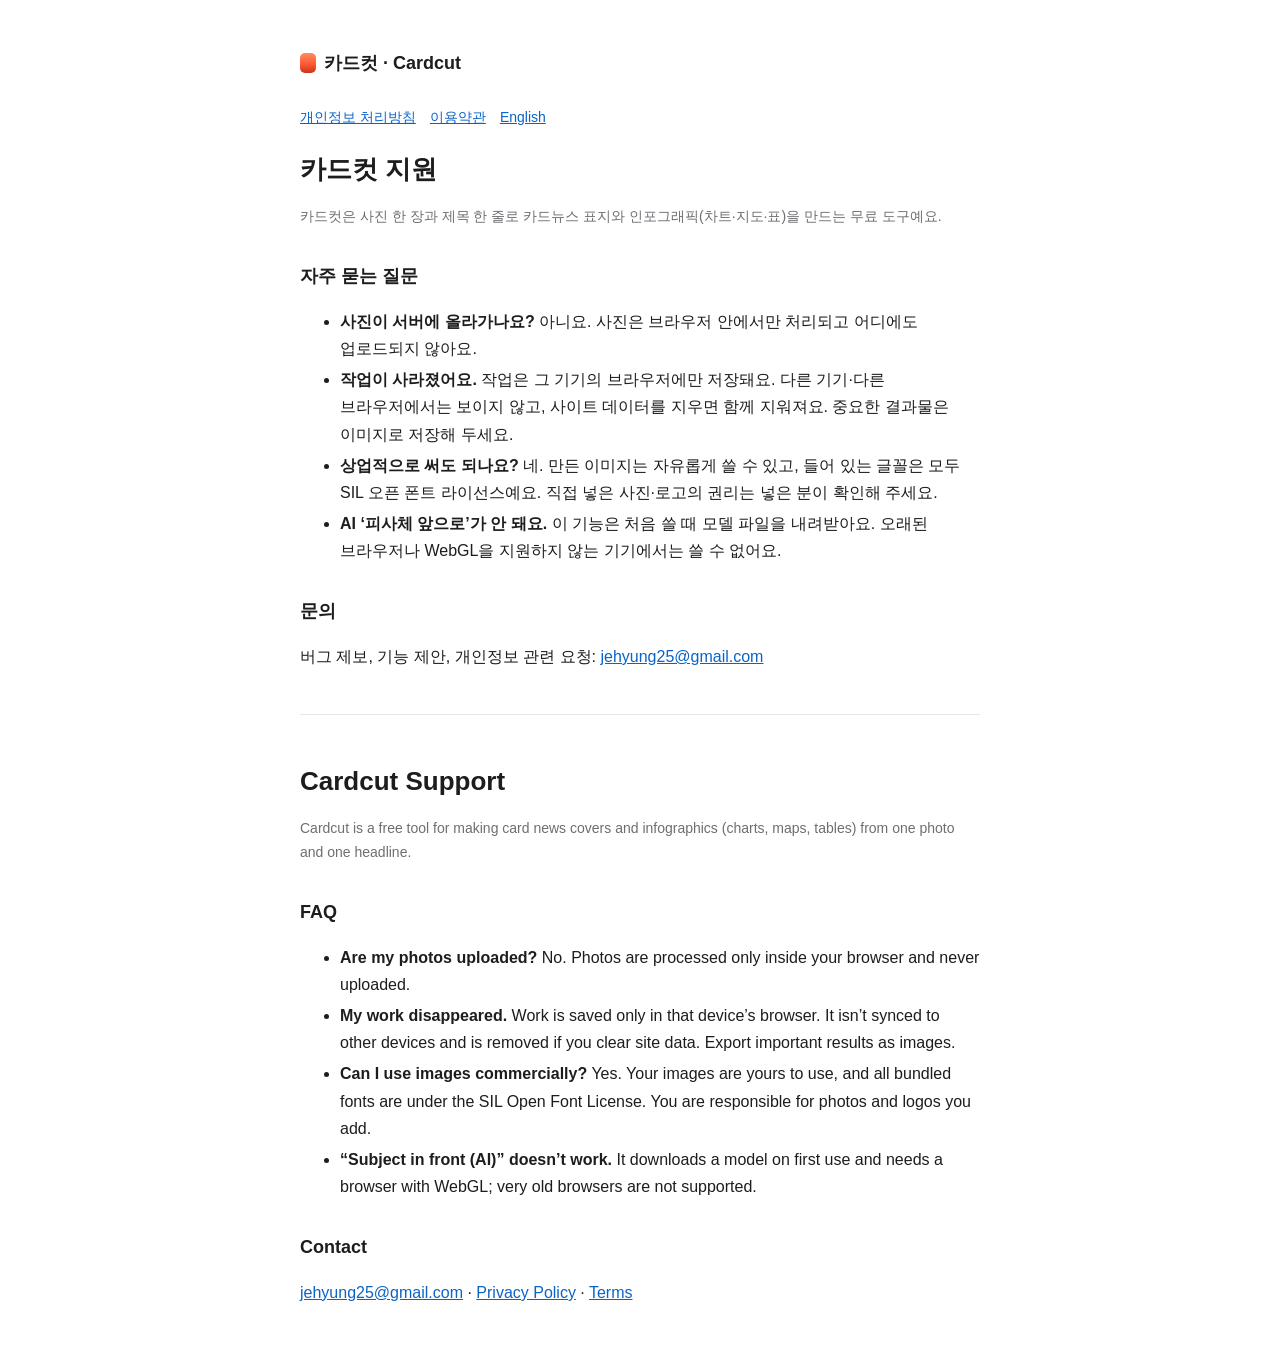
<file: index.html>
<!DOCTYPE html>
<html lang="ko">
<head>
<meta charset="utf-8">
<meta name="viewport" content="width=device-width, initial-scale=1">
<title>카드컷 지원 — Cardcut Support</title>
<meta name="description" content="카드컷(카드뉴스 제목·인포그래픽 메이커) 지원 페이지: 자주 묻는 질문, 문의, 개인정보 처리방침.">
<link rel="stylesheet" href="style.css">
</head>
<body>
<div class="logo"><i></i>카드컷 · Cardcut</div>
<nav><a href="privacy.html">개인정보 처리방침</a><a href="terms.html">이용약관</a><a href="#en">English</a></nav>

<h1>카드컷 지원</h1>
<p class="muted">카드컷은 사진 한 장과 제목 한 줄로 카드뉴스 표지와 인포그래픽(차트·지도·표)을 만드는 무료 도구예요.</p>

<h2>자주 묻는 질문</h2>
<ul>
<li><b>사진이 서버에 올라가나요?</b> 아니요. 사진은 브라우저 안에서만 처리되고 어디에도 업로드되지 않아요.</li>
<li><b>작업이 사라졌어요.</b> 작업은 그 기기의 브라우저에만 저장돼요. 다른 기기·다른 브라우저에서는 보이지 않고, 사이트 데이터를 지우면 함께 지워져요. 중요한 결과물은 이미지로 저장해 두세요.</li>
<li><b>상업적으로 써도 되나요?</b> 네. 만든 이미지는 자유롭게 쓸 수 있고, 들어 있는 글꼴은 모두 SIL 오픈 폰트 라이선스예요. 직접 넣은 사진·로고의 권리는 넣은 분이 확인해 주세요.</li>
<li><b>AI ‘피사체 앞으로’가 안 돼요.</b> 이 기능은 처음 쓸 때 모델 파일을 내려받아요. 오래된 브라우저나 WebGL을 지원하지 않는 기기에서는 쓸 수 없어요.</li>
</ul>

<h2>문의</h2>
<p>버그 제보, 기능 제안, 개인정보 관련 요청: <a href="mailto:jehyung25@gmail.com">jehyung25@gmail.com</a></p>

<hr>
<h1 id="en" lang="en">Cardcut Support</h1>
<div lang="en">
<p class="muted">Cardcut is a free tool for making card news covers and infographics (charts, maps, tables) from one photo and one headline.</p>
<h2>FAQ</h2>
<ul>
<li><b>Are my photos uploaded?</b> No. Photos are processed only inside your browser and never uploaded.</li>
<li><b>My work disappeared.</b> Work is saved only in that device’s browser. It isn’t synced to other devices and is removed if you clear site data. Export important results as images.</li>
<li><b>Can I use images commercially?</b> Yes. Your images are yours to use, and all bundled fonts are under the SIL Open Font License. You are responsible for photos and logos you add.</li>
<li><b>“Subject in front (AI)” doesn’t work.</b> It downloads a model on first use and needs a browser with WebGL; very old browsers are not supported.</li>
</ul>
<h2>Contact</h2>
<p><a href="mailto:jehyung25@gmail.com">jehyung25@gmail.com</a> · <a href="privacy.html#en">Privacy Policy</a> · <a href="terms.html#en">Terms</a></p>
</div>
</body>
</html>
</file>
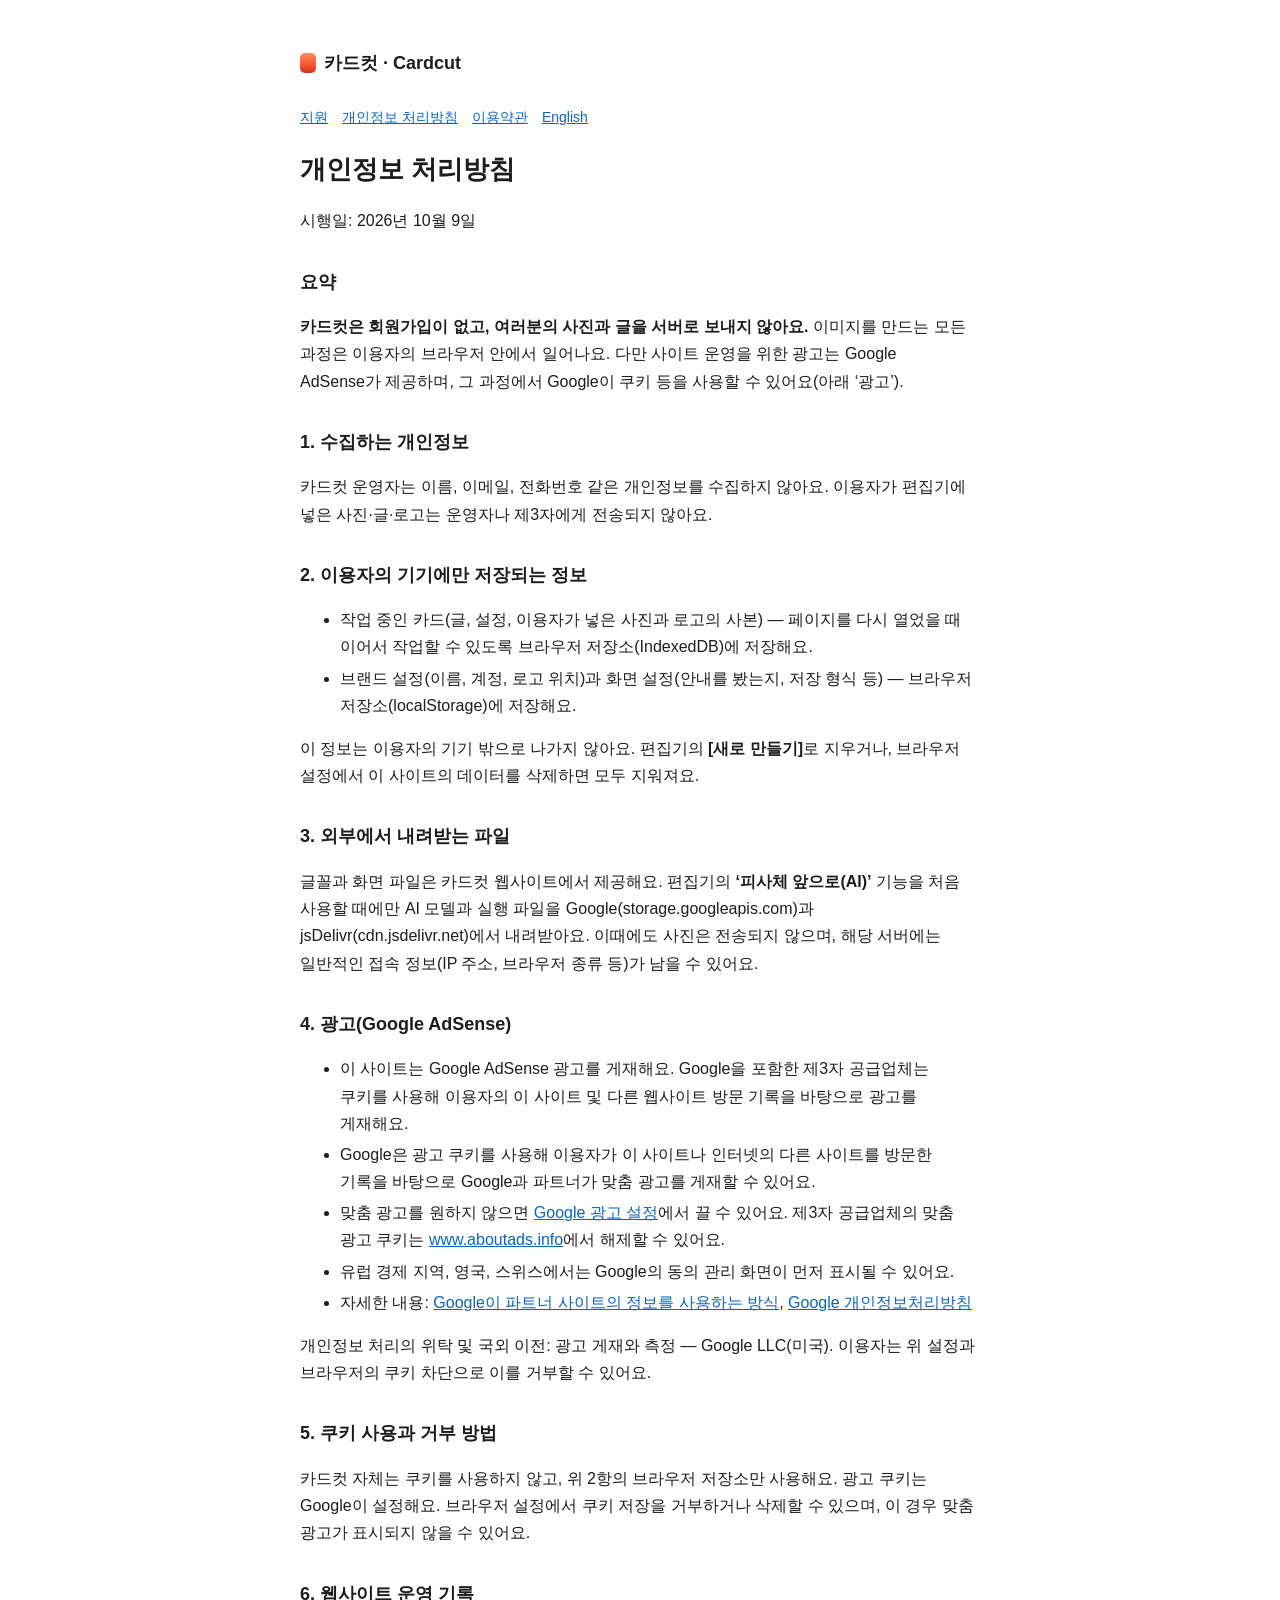
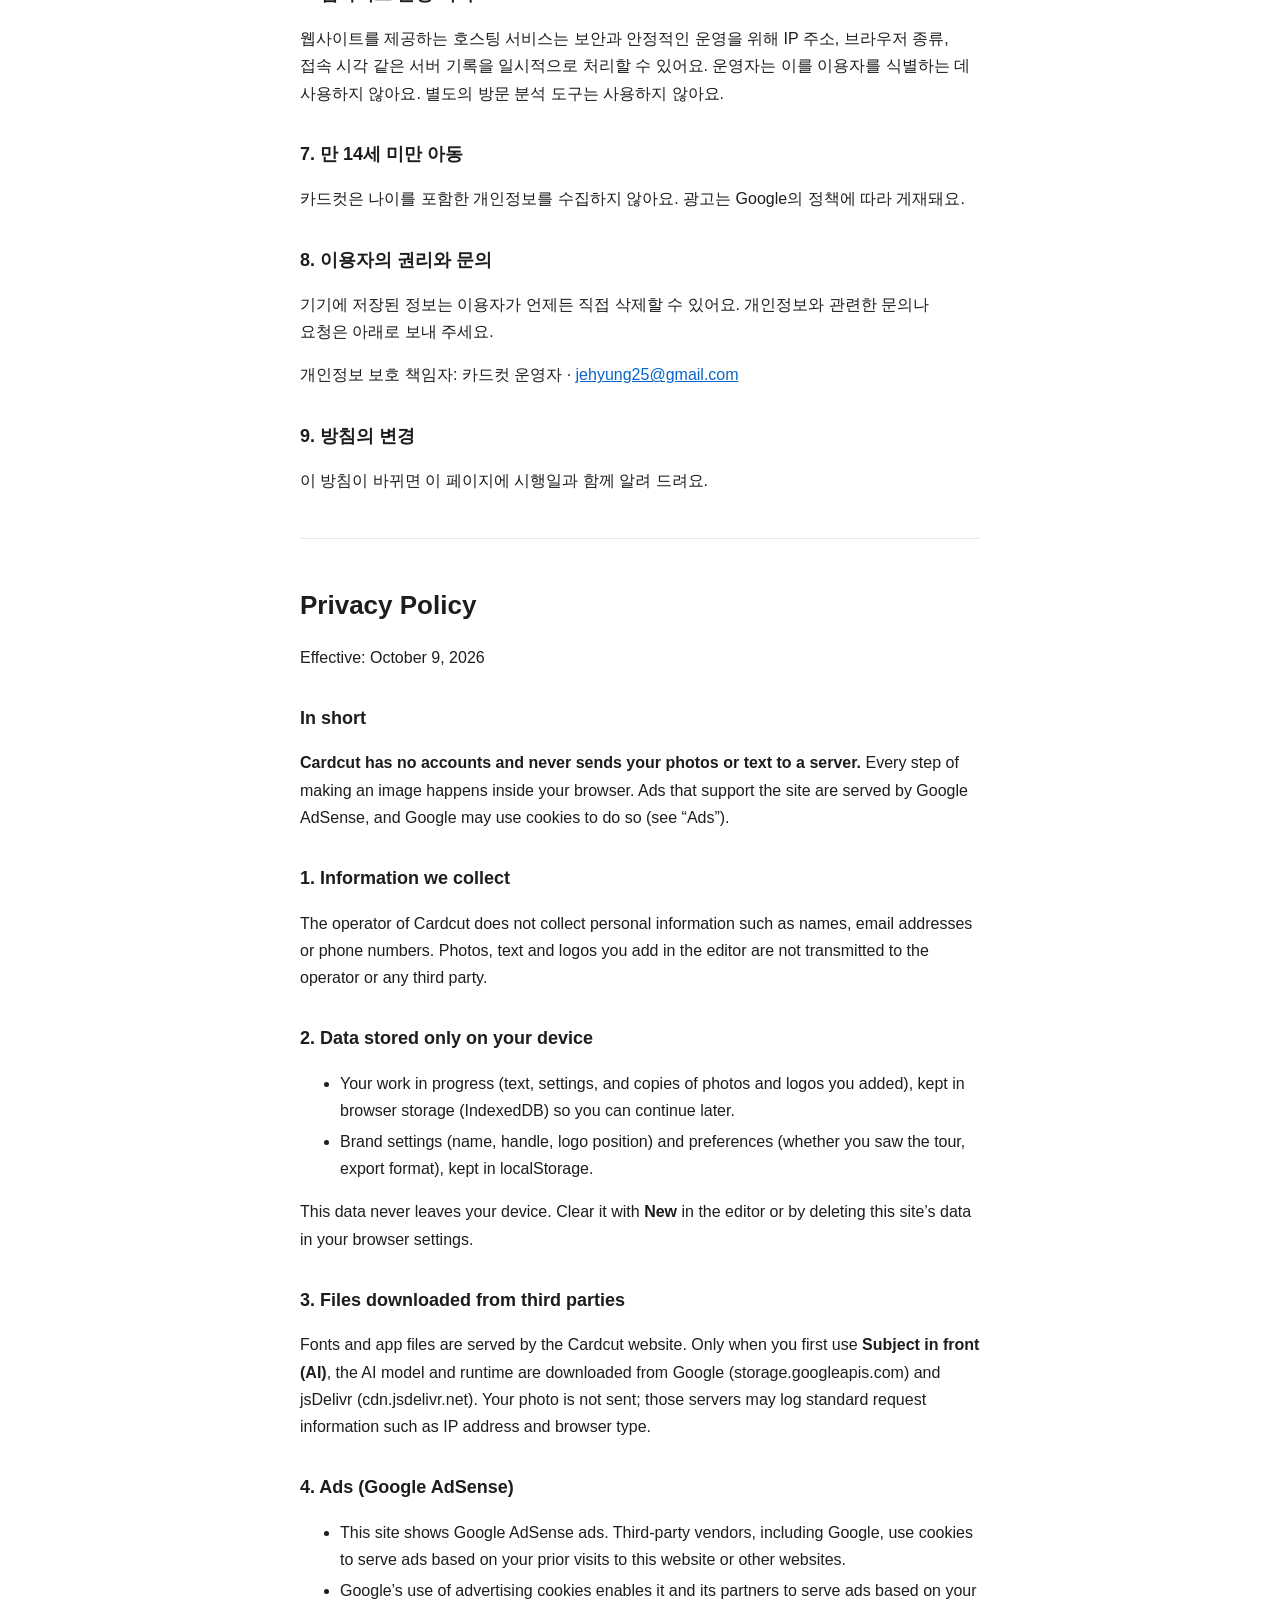
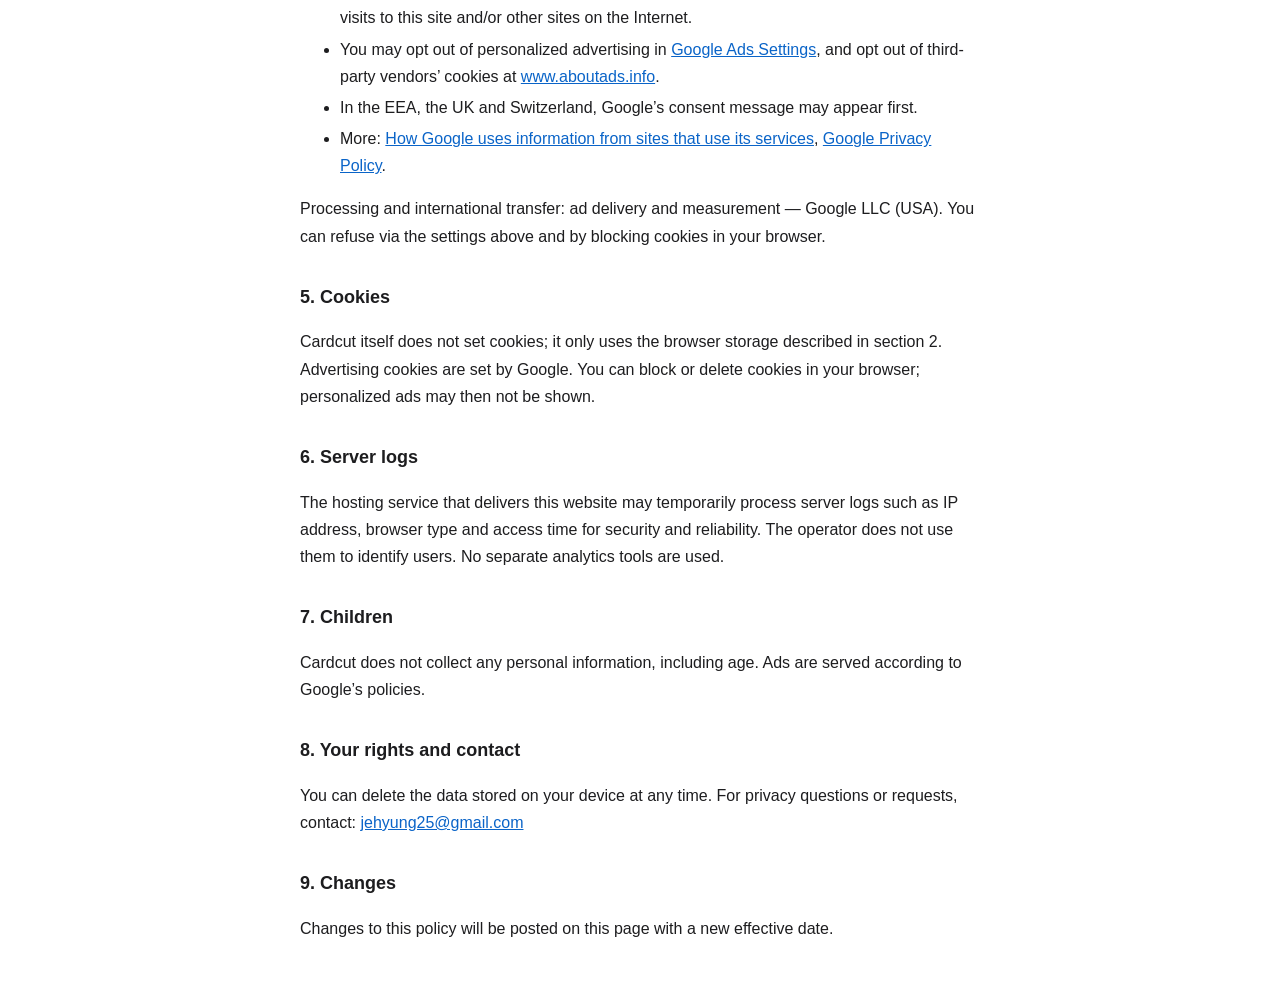
<file: privacy.html>
<!DOCTYPE html>
<html lang="ko">
<head>
<meta charset="utf-8">
<meta name="viewport" content="width=device-width, initial-scale=1">
<title>카드컷 개인정보 처리방침 — Cardcut Privacy Policy</title>
<link rel="stylesheet" href="style.css">
</head>
<body>
<div class="logo"><i></i>카드컷 · Cardcut</div>
<nav><a href="index.html">지원</a><a href="privacy.html">개인정보 처리방침</a><a href="terms.html">이용약관</a><a href="#en">English</a></nav>
<h1>개인정보 처리방침</h1><p class="meta">시행일: 2026년 10월 9일</p><h2>요약</h2><p><strong>카드컷은 회원가입이 없고, 여러분의 사진과 글을 서버로 보내지 않아요.</strong> 이미지를 만드는 모든 과정은 이용자의 브라우저 안에서 일어나요. 다만 사이트 운영을 위한 광고는 Google AdSense가 제공하며, 그 과정에서 Google이 쿠키 등을 사용할 수 있어요(아래 ‘광고’).</p><h2>1. 수집하는 개인정보</h2><p>카드컷 운영자는 이름, 이메일, 전화번호 같은 개인정보를 수집하지 않아요. 이용자가 편집기에 넣은 사진·글·로고는 운영자나 제3자에게 전송되지 않아요.</p><h2>2. 이용자의 기기에만 저장되는 정보</h2><ul><li>작업 중인 카드(글, 설정, 이용자가 넣은 사진과 로고의 사본) — 페이지를 다시 열었을 때 이어서 작업할 수 있도록 브라우저 저장소(IndexedDB)에 저장해요.</li><li>브랜드 설정(이름, 계정, 로고 위치)과 화면 설정(안내를 봤는지, 저장 형식 등) — 브라우저 저장소(localStorage)에 저장해요.</li></ul><p>이 정보는 이용자의 기기 밖으로 나가지 않아요. 편집기의 <strong>[새로 만들기]</strong>로 지우거나, 브라우저 설정에서 이 사이트의 데이터를 삭제하면 모두 지워져요.</p><h2>3. 외부에서 내려받는 파일</h2><p>글꼴과 화면 파일은 카드컷 웹사이트에서 제공해요. 편집기의 <strong>‘피사체 앞으로(AI)’</strong> 기능을 처음 사용할 때에만 AI 모델과 실행 파일을 Google(storage.googleapis.com)과 jsDelivr(cdn.jsdelivr.net)에서 내려받아요. 이때에도 사진은 전송되지 않으며, 해당 서버에는 일반적인 접속 정보(IP 주소, 브라우저 종류 등)가 남을 수 있어요.</p><h2>4. 광고(Google AdSense)</h2><ul><li>이 사이트는 Google AdSense 광고를 게재해요. Google을 포함한 제3자 공급업체는 쿠키를 사용해 이용자의 이 사이트 및 다른 웹사이트 방문 기록을 바탕으로 광고를 게재해요.</li><li>Google은 광고 쿠키를 사용해 이용자가 이 사이트나 인터넷의 다른 사이트를 방문한 기록을 바탕으로 Google과 파트너가 맞춤 광고를 게재할 수 있어요.</li><li>맞춤 광고를 원하지 않으면 <a href="https://adssettings.google.com" rel="noopener">Google 광고 설정</a>에서 끌 수 있어요. 제3자 공급업체의 맞춤 광고 쿠키는 <a href="https://www.aboutads.info/choices/" rel="noopener">www.aboutads.info</a>에서 해제할 수 있어요.</li><li>유럽 경제 지역, 영국, 스위스에서는 Google의 동의 관리 화면이 먼저 표시될 수 있어요.</li><li>자세한 내용: <a href="https://policies.google.com/technologies/partner-sites?hl=ko" rel="noopener">Google이 파트너 사이트의 정보를 사용하는 방식</a>, <a href="https://policies.google.com/privacy?hl=ko" rel="noopener">Google 개인정보처리방침</a></li></ul><p>개인정보 처리의 위탁 및 국외 이전: 광고 게재와 측정 — Google LLC(미국). 이용자는 위 설정과 브라우저의 쿠키 차단으로 이를 거부할 수 있어요.</p><h2>5. 쿠키 사용과 거부 방법</h2><p>카드컷 자체는 쿠키를 사용하지 않고, 위 2항의 브라우저 저장소만 사용해요. 광고 쿠키는 Google이 설정해요. 브라우저 설정에서 쿠키 저장을 거부하거나 삭제할 수 있으며, 이 경우 맞춤 광고가 표시되지 않을 수 있어요.</p><h2>6. 웹사이트 운영 기록</h2><p>웹사이트를 제공하는 호스팅 서비스는 보안과 안정적인 운영을 위해 IP 주소, 브라우저 종류, 접속 시각 같은 서버 기록을 일시적으로 처리할 수 있어요. 운영자는 이를 이용자를 식별하는 데 사용하지 않아요. 별도의 방문 분석 도구는 사용하지 않아요.</p><h2>7. 만 14세 미만 아동</h2><p>카드컷은 나이를 포함한 개인정보를 수집하지 않아요. 광고는 Google의 정책에 따라 게재돼요.</p><h2>8. 이용자의 권리와 문의</h2><p>기기에 저장된 정보는 이용자가 언제든 직접 삭제할 수 있어요. 개인정보와 관련한 문의나 요청은 아래로 보내 주세요.</p><p>개인정보 보호 책임자: 카드컷 운영자 · <a href="mailto:jehyung25@gmail.com">jehyung25@gmail.com</a></p><h2>9. 방침의 변경</h2><p>이 방침이 바뀌면 이 페이지에 시행일과 함께 알려 드려요.</p>
<hr>
<div id="en" lang="en">
<h1>Privacy Policy</h1><p class="meta">Effective: October 9, 2026</p><h2>In short</h2><p><strong>Cardcut has no accounts and never sends your photos or text to a server.</strong> Every step of making an image happens inside your browser. Ads that support the site are served by Google AdSense, and Google may use cookies to do so (see “Ads”).</p><h2>1. Information we collect</h2><p>The operator of Cardcut does not collect personal information such as names, email addresses or phone numbers. Photos, text and logos you add in the editor are not transmitted to the operator or any third party.</p><h2>2. Data stored only on your device</h2><ul><li>Your work in progress (text, settings, and copies of photos and logos you added), kept in browser storage (IndexedDB) so you can continue later.</li><li>Brand settings (name, handle, logo position) and preferences (whether you saw the tour, export format), kept in localStorage.</li></ul><p>This data never leaves your device. Clear it with <strong>New</strong> in the editor or by deleting this site’s data in your browser settings.</p><h2>3. Files downloaded from third parties</h2><p>Fonts and app files are served by the Cardcut website. Only when you first use <strong>Subject in front (AI)</strong>, the AI model and runtime are downloaded from Google (storage.googleapis.com) and jsDelivr (cdn.jsdelivr.net). Your photo is not sent; those servers may log standard request information such as IP address and browser type.</p><h2>4. Ads (Google AdSense)</h2><ul><li>This site shows Google AdSense ads. Third-party vendors, including Google, use cookies to serve ads based on your prior visits to this website or other websites.</li><li>Google’s use of advertising cookies enables it and its partners to serve ads based on your visits to this site and/or other sites on the Internet.</li><li>You may opt out of personalized advertising in <a href="https://adssettings.google.com" rel="noopener">Google Ads Settings</a>, and opt out of third-party vendors’ cookies at <a href="https://www.aboutads.info/choices/" rel="noopener">www.aboutads.info</a>.</li><li>In the EEA, the UK and Switzerland, Google’s consent message may appear first.</li><li>More: <a href="https://policies.google.com/technologies/partner-sites" rel="noopener">How Google uses information from sites that use its services</a>, <a href="https://policies.google.com/privacy" rel="noopener">Google Privacy Policy</a>.</li></ul><p>Processing and international transfer: ad delivery and measurement — Google LLC (USA). You can refuse via the settings above and by blocking cookies in your browser.</p><h2>5. Cookies</h2><p>Cardcut itself does not set cookies; it only uses the browser storage described in section 2. Advertising cookies are set by Google. You can block or delete cookies in your browser; personalized ads may then not be shown.</p><h2>6. Server logs</h2><p>The hosting service that delivers this website may temporarily process server logs such as IP address, browser type and access time for security and reliability. The operator does not use them to identify users. No separate analytics tools are used.</p><h2>7. Children</h2><p>Cardcut does not collect any personal information, including age. Ads are served according to Google’s policies.</p><h2>8. Your rights and contact</h2><p>You can delete the data stored on your device at any time. For privacy questions or requests, contact: <a href="mailto:jehyung25@gmail.com">jehyung25@gmail.com</a></p><h2>9. Changes</h2><p>Changes to this policy will be posted on this page with a new effective date.</p>
</div>
</body>
</html>
</file>
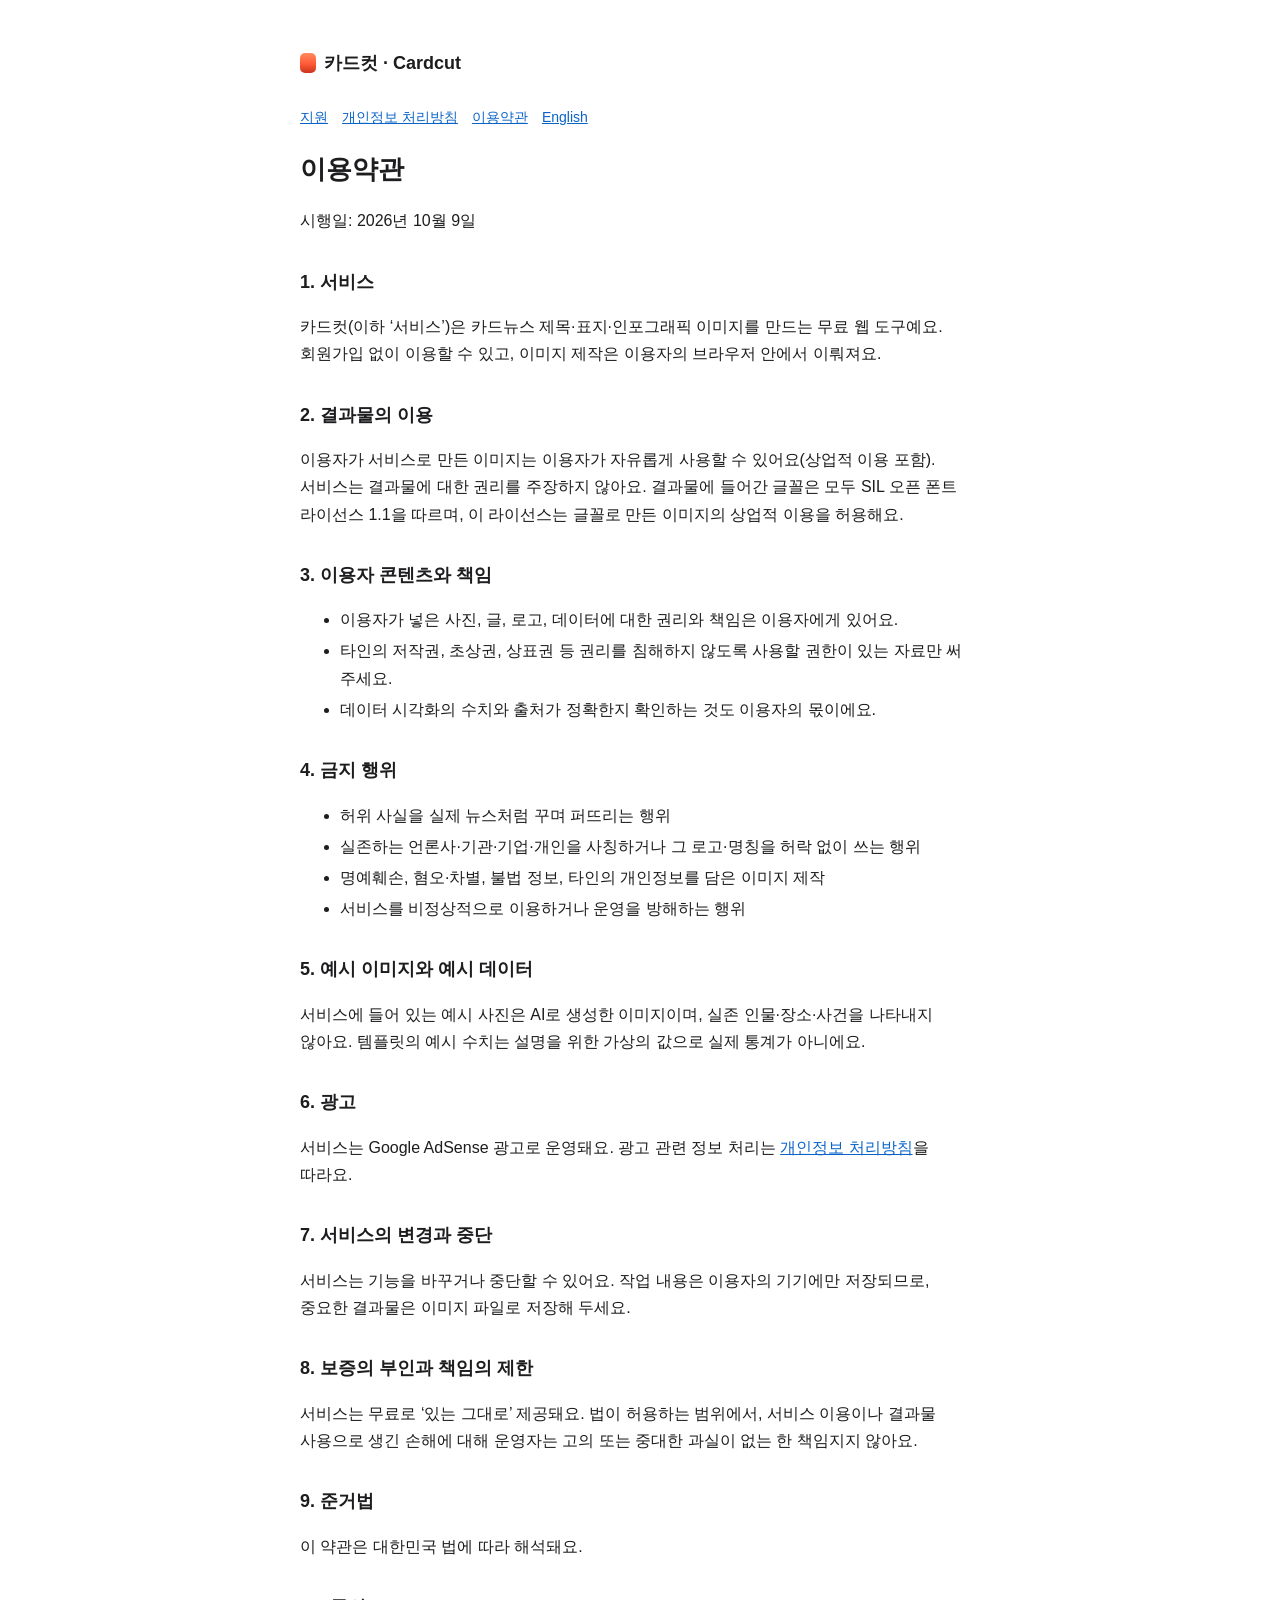
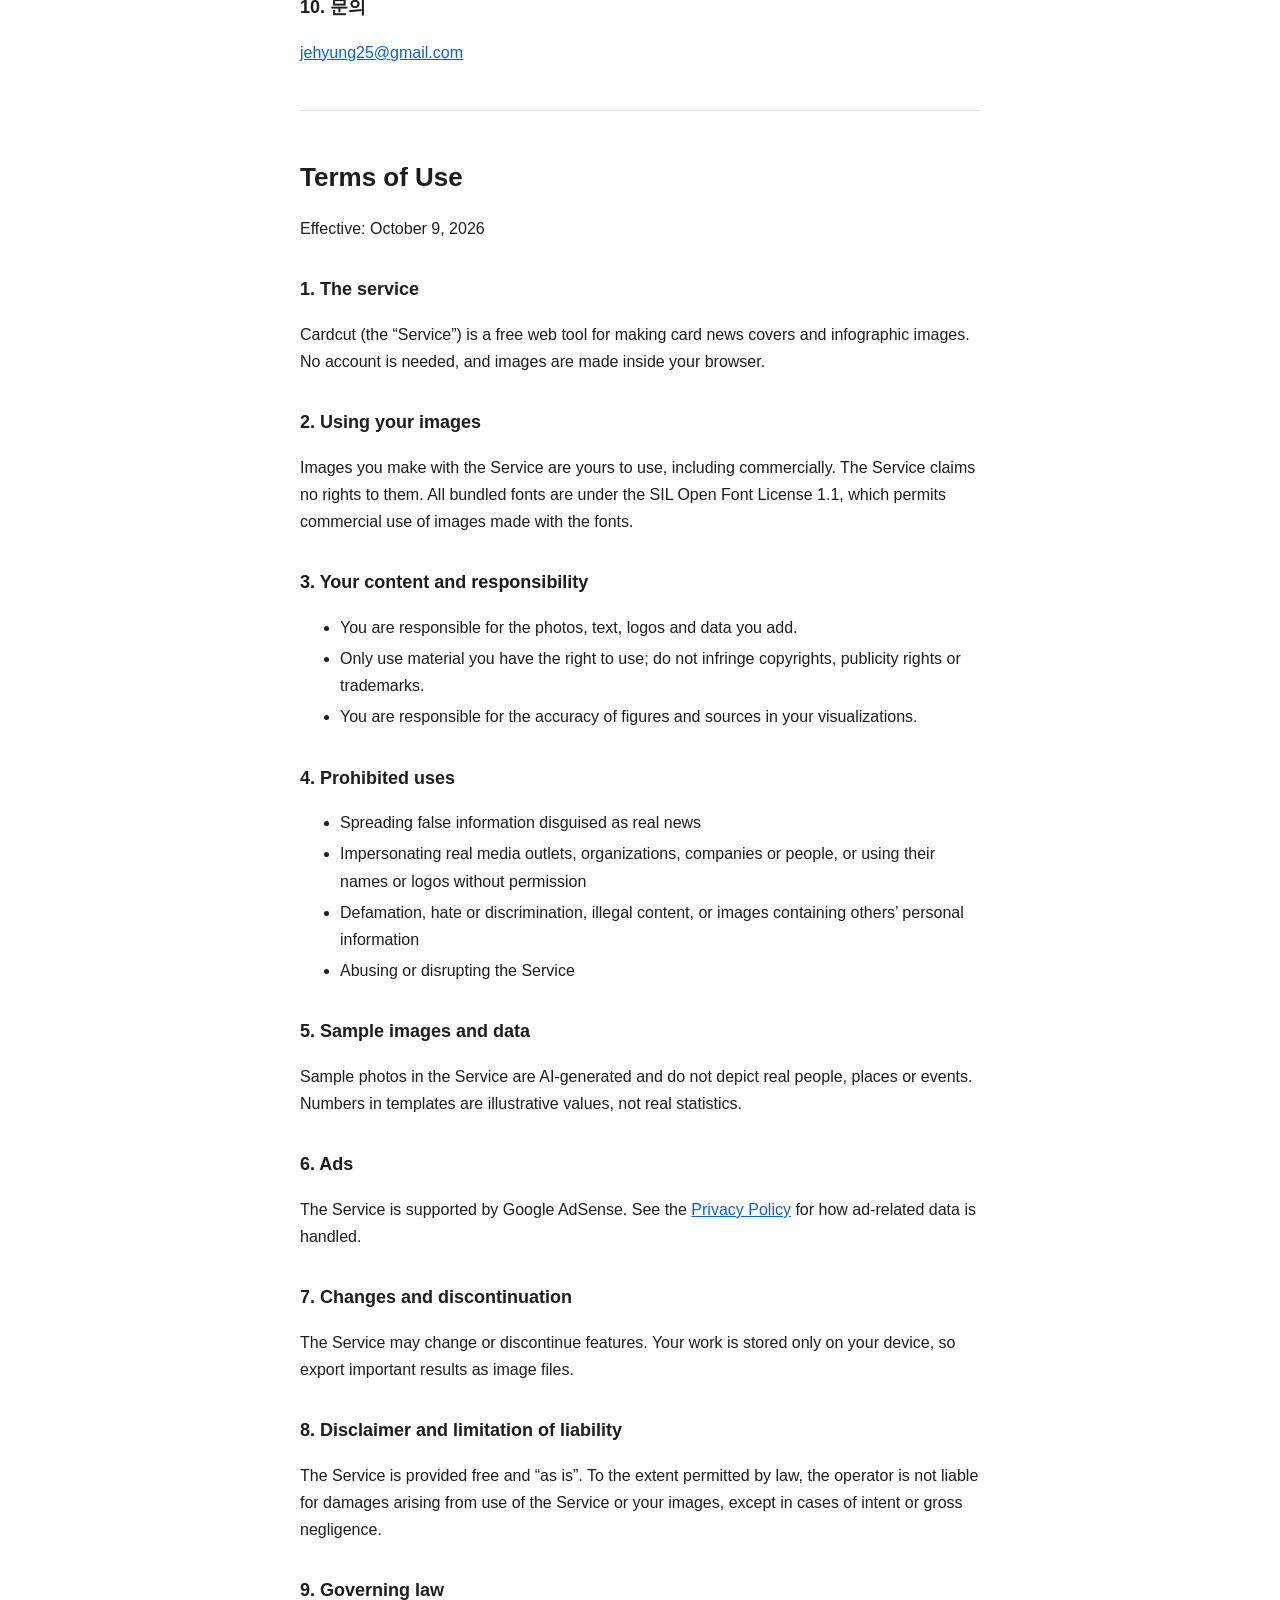
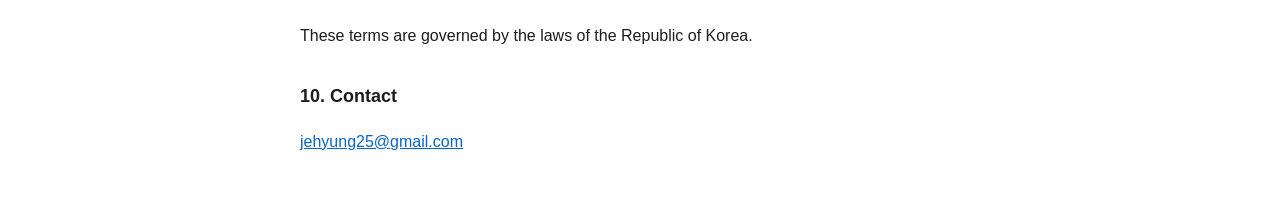
<file: terms.html>
<!DOCTYPE html>
<html lang="ko">
<head>
<meta charset="utf-8">
<meta name="viewport" content="width=device-width, initial-scale=1">
<title>카드컷 이용약관 — Cardcut Terms of Use</title>
<link rel="stylesheet" href="style.css">
</head>
<body>
<div class="logo"><i></i>카드컷 · Cardcut</div>
<nav><a href="index.html">지원</a><a href="privacy.html">개인정보 처리방침</a><a href="terms.html">이용약관</a><a href="#en">English</a></nav>
<h1>이용약관</h1><p class="meta">시행일: 2026년 10월 9일</p><h2>1. 서비스</h2><p>카드컷(이하 ‘서비스’)은 카드뉴스 제목·표지·인포그래픽 이미지를 만드는 무료 웹 도구예요. 회원가입 없이 이용할 수 있고, 이미지 제작은 이용자의 브라우저 안에서 이뤄져요.</p><h2>2. 결과물의 이용</h2><p>이용자가 서비스로 만든 이미지는 이용자가 자유롭게 사용할 수 있어요(상업적 이용 포함). 서비스는 결과물에 대한 권리를 주장하지 않아요. 결과물에 들어간 글꼴은 모두 SIL 오픈 폰트 라이선스 1.1을 따르며, 이 라이선스는 글꼴로 만든 이미지의 상업적 이용을 허용해요.</p><h2>3. 이용자 콘텐츠와 책임</h2><ul><li>이용자가 넣은 사진, 글, 로고, 데이터에 대한 권리와 책임은 이용자에게 있어요.</li><li>타인의 저작권, 초상권, 상표권 등 권리를 침해하지 않도록 사용할 권한이 있는 자료만 써 주세요.</li><li>데이터 시각화의 수치와 출처가 정확한지 확인하는 것도 이용자의 몫이에요.</li></ul><h2>4. 금지 행위</h2><ul><li>허위 사실을 실제 뉴스처럼 꾸며 퍼뜨리는 행위</li><li>실존하는 언론사·기관·기업·개인을 사칭하거나 그 로고·명칭을 허락 없이 쓰는 행위</li><li>명예훼손, 혐오·차별, 불법 정보, 타인의 개인정보를 담은 이미지 제작</li><li>서비스를 비정상적으로 이용하거나 운영을 방해하는 행위</li></ul><h2>5. 예시 이미지와 예시 데이터</h2><p>서비스에 들어 있는 예시 사진은 AI로 생성한 이미지이며, 실존 인물·장소·사건을 나타내지 않아요. 템플릿의 예시 수치는 설명을 위한 가상의 값으로 실제 통계가 아니에요.</p><h2>6. 광고</h2><p>서비스는 Google AdSense 광고로 운영돼요. 광고 관련 정보 처리는 <a href="privacy.html">개인정보 처리방침</a>을 따라요.</p><h2>7. 서비스의 변경과 중단</h2><p>서비스는 기능을 바꾸거나 중단할 수 있어요. 작업 내용은 이용자의 기기에만 저장되므로, 중요한 결과물은 이미지 파일로 저장해 두세요.</p><h2>8. 보증의 부인과 책임의 제한</h2><p>서비스는 무료로 ‘있는 그대로’ 제공돼요. 법이 허용하는 범위에서, 서비스 이용이나 결과물 사용으로 생긴 손해에 대해 운영자는 고의 또는 중대한 과실이 없는 한 책임지지 않아요.</p><h2>9. 준거법</h2><p>이 약관은 대한민국 법에 따라 해석돼요.</p><h2>10. 문의</h2><p><a href="mailto:jehyung25@gmail.com">jehyung25@gmail.com</a></p>
<hr>
<div id="en" lang="en">
<h1>Terms of Use</h1><p class="meta">Effective: October 9, 2026</p><h2>1. The service</h2><p>Cardcut (the “Service”) is a free web tool for making card news covers and infographic images. No account is needed, and images are made inside your browser.</p><h2>2. Using your images</h2><p>Images you make with the Service are yours to use, including commercially. The Service claims no rights to them. All bundled fonts are under the SIL Open Font License 1.1, which permits commercial use of images made with the fonts.</p><h2>3. Your content and responsibility</h2><ul><li>You are responsible for the photos, text, logos and data you add.</li><li>Only use material you have the right to use; do not infringe copyrights, publicity rights or trademarks.</li><li>You are responsible for the accuracy of figures and sources in your visualizations.</li></ul><h2>4. Prohibited uses</h2><ul><li>Spreading false information disguised as real news</li><li>Impersonating real media outlets, organizations, companies or people, or using their names or logos without permission</li><li>Defamation, hate or discrimination, illegal content, or images containing others’ personal information</li><li>Abusing or disrupting the Service</li></ul><h2>5. Sample images and data</h2><p>Sample photos in the Service are AI-generated and do not depict real people, places or events. Numbers in templates are illustrative values, not real statistics.</p><h2>6. Ads</h2><p>The Service is supported by Google AdSense. See the <a href="privacy.html">Privacy Policy</a> for how ad-related data is handled.</p><h2>7. Changes and discontinuation</h2><p>The Service may change or discontinue features. Your work is stored only on your device, so export important results as image files.</p><h2>8. Disclaimer and limitation of liability</h2><p>The Service is provided free and “as is”. To the extent permitted by law, the operator is not liable for damages arising from use of the Service or your images, except in cases of intent or gross negligence.</p><h2>9. Governing law</h2><p>These terms are governed by the laws of the Republic of Korea.</p><h2>10. Contact</h2><p><a href="mailto:jehyung25@gmail.com">jehyung25@gmail.com</a></p>
</div>
</body>
</html>
</file>
<file: style.css>
:root{--bg:#ffffff;--fg:#1d1d1f;--muted:#6e6e73;--line:#e5e5ea;--link:#0a64c8;--accent:#ff5a36}
@media (prefers-color-scheme: dark){:root{--bg:#0e1116;--fg:#e8e8ed;--muted:#9a9aa3;--line:#2a2f38;--link:#7ab4ff}}
body{background:var(--bg);color:var(--fg);font-family:-apple-system,BlinkMacSystemFont,"Apple SD Gothic Neo","Pretendard",sans-serif;max-width:680px;margin:0 auto;padding:48px 20px;line-height:1.7;word-break:keep-all}
h1{font-size:26px;margin-bottom:4px} h2{font-size:18px;margin-top:32px} .muted{color:var(--muted);font-size:14px}
a{color:var(--link)} hr{border:none;border-top:1px solid var(--line);margin:44px 0} li{margin:4px 0}
.logo{display:inline-flex;align-items:center;gap:8px;font-weight:800;font-size:18px;margin-bottom:24px}
.logo i{width:16px;height:20px;border-radius:5px;background:linear-gradient(180deg,#ff8b5e,#ff5a36 55%,#c9341a);display:inline-block}
nav a{margin-right:14px;font-size:14px}
</file>
